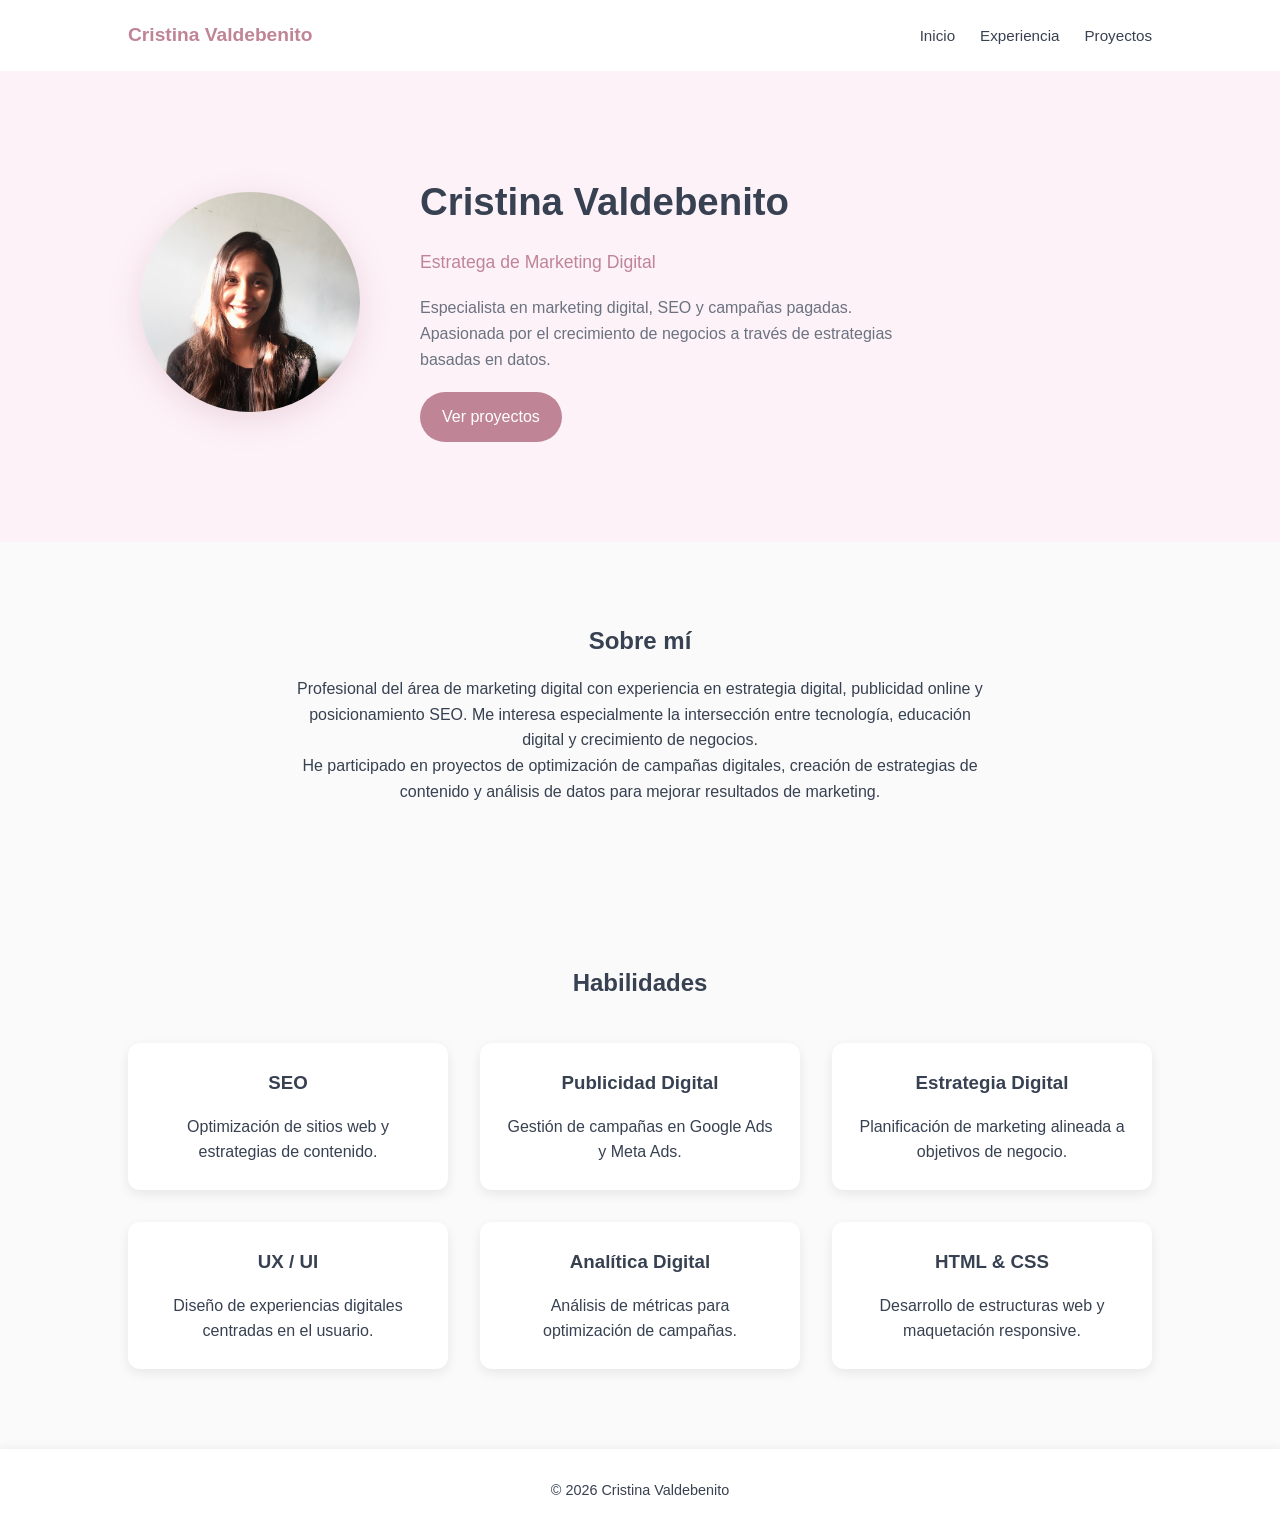
<file: index.html>
<!DOCTYPE html>
<html lang="es">

<head>

<meta charset="UTF-8">

<meta name="viewport" content="width=device-width, initial-scale=1.0">

<title>Cristina Valdebenito | CV Digital</title>

<link rel="stylesheet" href="css/style.css">

<link rel="icon" type="image/svg+xml" href="img/favicon.svg">

</head>

<body>

<header class="header">

<div class="logo">
<a href="index.html">Cristina Valdebenito</a>
</div>

<nav>

<ul class="nav-list">

<li><a href="index.html">Inicio</a></li>
<li><a href="pages/experiencia.html">Experiencia</a></li>
<li><a href="pages/proyectos.html">Proyectos</a></li>

</ul>

</nav>

</header>

<main>

<section class="hero">

<div class="hero-inner">

  <div class="hero-photo">
    <img src="img/crisval.jpg" alt="Foto de perfil de Cristina Valdebenito">
  </div>

  <div class="hero-text">

    <h1>Cristina Valdebenito</h1>

    <h2>Estratega de Marketing Digital</h2>

    <p>
    Especialista en marketing digital, SEO y campañas pagadas.
    Apasionada por el crecimiento de negocios a través de estrategias basadas en datos.
    </p>

    <a href="pages/proyectos.html" class="btn-primary">
    Ver proyectos
    </a>

  </div>

</div>

</section>

<section class="about">

<h2>Sobre mí</h2>

<p>
Profesional del área de marketing digital con experiencia en estrategia digital,
publicidad online y posicionamiento SEO. Me interesa especialmente la intersección
entre tecnología, educación digital y crecimiento de negocios.
</p>

<p>
He participado en proyectos de optimización de campañas digitales,
creación de estrategias de contenido y análisis de datos para mejorar
resultados de marketing.
</p>

</section>

<section class="skills">

<h2>Habilidades</h2>

<div class="skills-grid">

<article class="skill-card">

<h3>SEO</h3>

<p>Optimización de sitios web y estrategias de contenido.</p>

</article>

<article class="skill-card">

<h3>Publicidad Digital</h3>

<p>Gestión de campañas en Google Ads y Meta Ads.</p>

</article>

<article class="skill-card">

<h3>Estrategia Digital</h3>

<p>Planificación de marketing alineada a objetivos de negocio.</p>

</article>

<article class="skill-card">

<h3>UX / UI</h3>

<p>Diseño de experiencias digitales centradas en el usuario.</p>

</article>

<article class="skill-card">

<h3>Analítica Digital</h3>

<p>Análisis de métricas para optimización de campañas.</p>

</article>

<article class="skill-card">

<h3>HTML & CSS</h3>

<p>Desarrollo de estructuras web y maquetación responsive.</p>

</article>

</div>

</section>

</main>

<footer class="footer">

<p>© 2026 Cristina Valdebenito</p>

</footer>

</body>

</html>
</file>
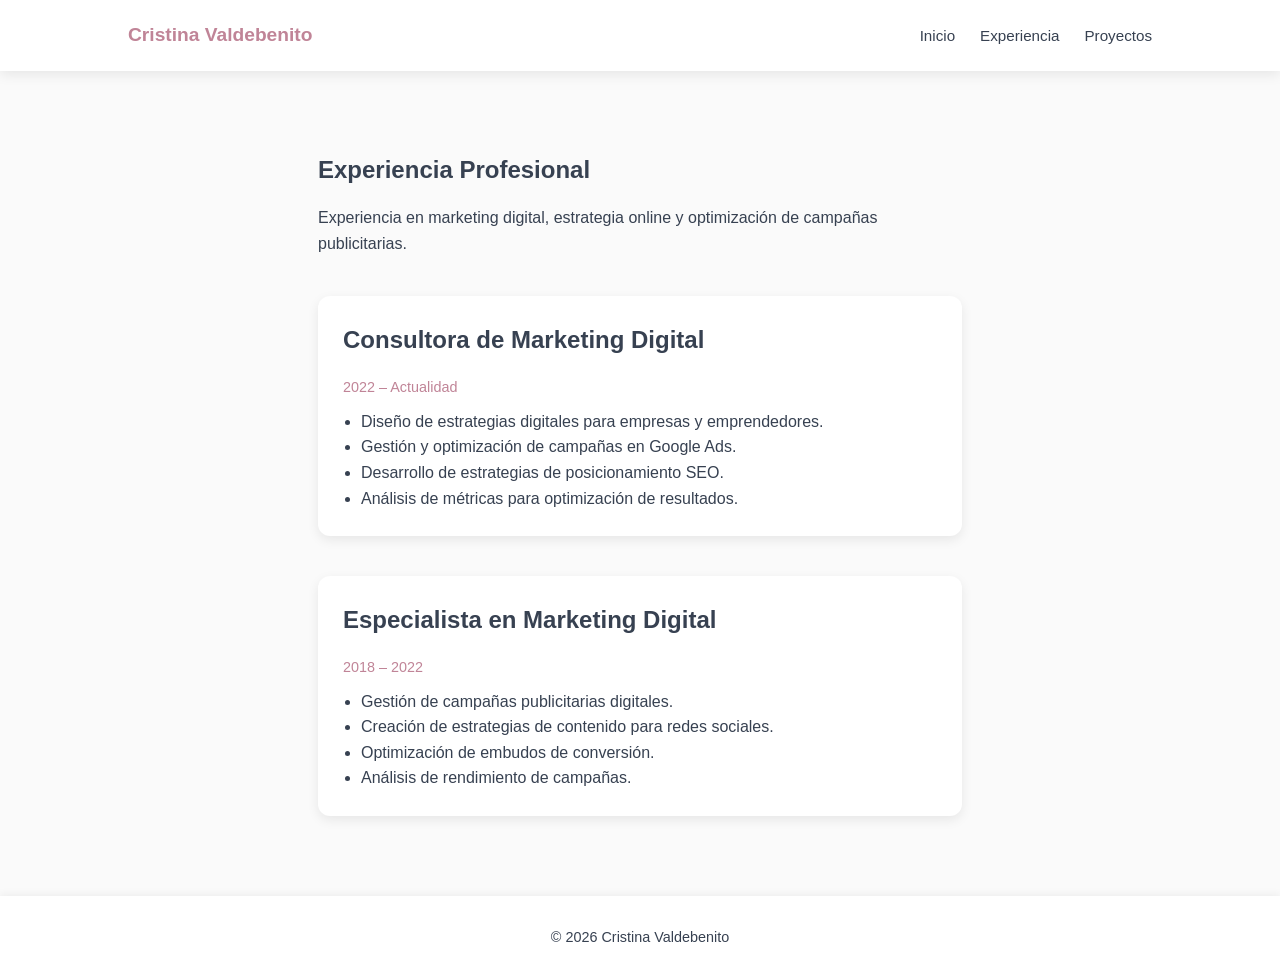
<file: pages/experiencia.html>
<!DOCTYPE html>
<html lang="es">

<head>

<meta charset="UTF-8">

<meta name="viewport" content="width=device-width, initial-scale=1.0">

<title>Experiencia | Cristina Valdebenito</title>

<link rel="stylesheet" href="../css/style.css">

<link rel="icon" type="image/svg+xml" href="../img/favicon.svg">

</head>

<body>

<header class="header">

<div class="logo">
<a href="index.html">Cristina Valdebenito</a>
</div>

<nav>

<ul class="nav-list">

<li><a href="index.html">Inicio</a></li>
<li><a href="experiencia.html">Experiencia</a></li>
<li><a href="proyectos.html">Proyectos</a></li>

</ul>

</nav>

</header>

<main>

<section class="experience">

<h1>Experiencia Profesional</h1>

<p>
Experiencia en marketing digital, estrategia online y optimización
de campañas publicitarias.
</p>

<article class="job">

<h2>Consultora de Marketing Digital</h2>

<p class="date">2022 – Actualidad</p>

<ul>

<li>Diseño de estrategias digitales para empresas y emprendedores.</li>

<li>Gestión y optimización de campañas en Google Ads.</li>

<li>Desarrollo de estrategias de posicionamiento SEO.</li>

<li>Análisis de métricas para optimización de resultados.</li>

</ul>

</article>

<article class="job">

<h2>Especialista en Marketing Digital</h2>

<p class="date">2018 – 2022</p>

<ul>

<li>Gestión de campañas publicitarias digitales.</li>

<li>Creación de estrategias de contenido para redes sociales.</li>

<li>Optimización de embudos de conversión.</li>

<li>Análisis de rendimiento de campañas.</li>

</ul>

</article>

</section>

</main>

<footer class="footer">

<p>© 2026 Cristina Valdebenito</p>

</footer>

</body>

</html>
</file>
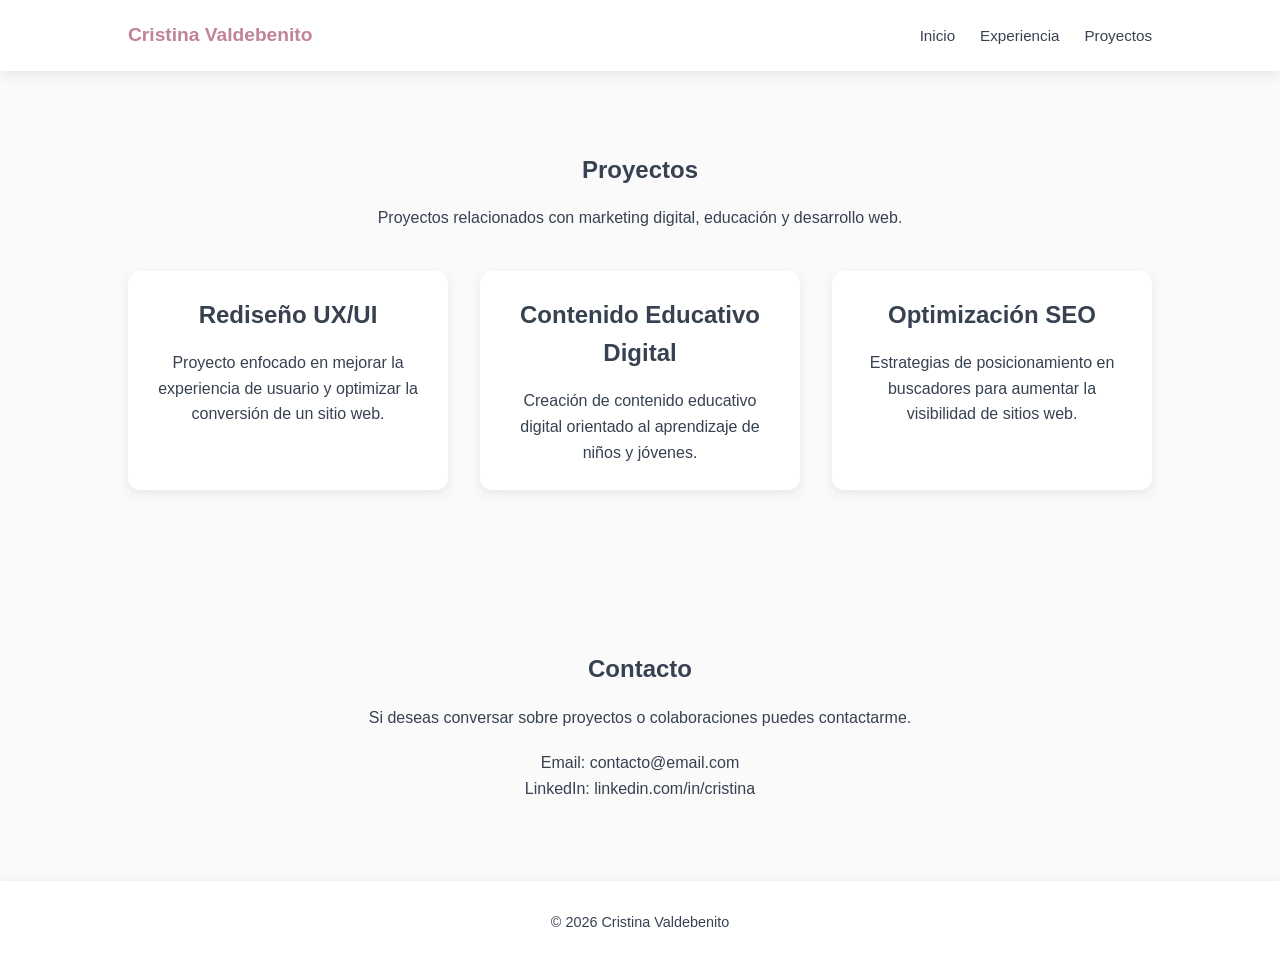
<file: pages/proyectos.html>
<!DOCTYPE html>
<html lang="es">

<head>

<meta charset="UTF-8">

<meta name="viewport" content="width=device-width, initial-scale=1.0">

<title>Proyectos | Cristina Valdebenito</title>

<link rel="stylesheet" href="../css/style.css">

<link rel="icon" type="image/svg+xml" href="../img/favicon.svg">

</head>

<body>

<header class="header">

<div class="logo">
<a href="index.html">Cristina Valdebenito</a>
</div>

<nav>

<ul class="nav-list">

<li><a href="index.html">Inicio</a></li>
<li><a href="experiencia.html">Experiencia</a></li>
<li><a href="proyectos.html">Proyectos</a></li>

</ul>

</nav>

</header>

<main>

<section class="projects">

<h1>Proyectos</h1>

<p>
Proyectos relacionados con marketing digital, educación
y desarrollo web.
</p>

<div class="projects-grid">

<article class="project-card">

<h2>Rediseño UX/UI</h2>

<p>
Proyecto enfocado en mejorar la experiencia de usuario
y optimizar la conversión de un sitio web.
</p>

</article>

<article class="project-card">

<h2>Contenido Educativo Digital</h2>

<p>
Creación de contenido educativo digital orientado
al aprendizaje de niños y jóvenes.
</p>

</article>

<article class="project-card">

<h2>Optimización SEO</h2>

<p>
Estrategias de posicionamiento en buscadores para
aumentar la visibilidad de sitios web.
</p>

</article>

</div>

</section>

<section class="contact">

<h2>Contacto</h2>

<p>
Si deseas conversar sobre proyectos o colaboraciones
puedes contactarme.
</p>

<ul>

<li>Email: contacto@email.com</li>

<li>LinkedIn: linkedin.com/in/cristina</li>

</ul>

</section>

</main>

<footer class="footer">

<p>© 2026 Cristina Valdebenito</p>

</footer>

</body>

</html>
</file>
<file: css/style.css>
* {
  margin: 0;
  padding: 0;
  box-sizing: border-box;
}

body {
  font-family: "Helvetica Neue", Arial, sans-serif;
  background: #fafafa;
  color: #374151;
  line-height: 1.6;
}

h1, h2, h3 {
  margin-bottom: 1rem;
}

section {
  padding: 80px 10%;
}

a {
  text-decoration: none;
}

.header {
  display: flex;
  justify-content: space-between;
  align-items: center;
  padding: 20px 10%;
  background: white;
  box-shadow: 0 4px 12px rgba(0, 0, 0, 0.08);
}
.header .logo a {
  font-weight: 600;
  color: #c08497;
  font-size: 1.2rem;
}
.header .nav-list {
  display: flex;
  gap: 25px;
  list-style: none;
}
.header .nav-list a {
  color: #374151;
  font-size: 0.95rem;
  transition: 0.3s;
}
.header .nav-list a:hover {
  color: #c08497;
}
@media (max-width: 768px) {
  .header {
    flex-direction: column;
    gap: 15px;
  }
}

.card,
.skill-card,
.project-card {
  background: white;
  padding: 25px;
  border-radius: 12px;
  box-shadow: 0 4px 12px rgba(0, 0, 0, 0.08);
  transition: all 0.3s ease;
}
.card:hover,
.skill-card:hover,
.project-card:hover {
  transform: translateY(-6px);
}

.btn-primary {
  display: inline-block;
  background: #c08497;
  color: white;
  padding: 12px 22px;
  border-radius: 30px;
  margin-top: 20px;
  transition: 0.3s;
}
.btn-primary:hover {
  background: #f9a8d4;
}

.card,
.skill-card,
.project-card {
  background: white;
  padding: 25px;
  border-radius: 12px;
  box-shadow: 0 4px 12px rgba(0, 0, 0, 0.08);
  transition: all 0.3s ease;
}
.card:hover,
.skill-card:hover,
.project-card:hover {
  transform: translateY(-6px);
}

.hero {
  padding: 100px 10%;
  background: #fdf2f8;
}
.hero .hero-inner {
  display: flex;
  align-items: center;
  gap: 60px;
  max-width: 1000px;
  margin: 0 auto;
}
.hero .hero-photo img {
  width: 220px;
  height: 220px;
  object-fit: cover;
  object-position: top;
  border-radius: 50%;
  box-shadow: 0 8px 30px rgba(192, 132, 151, 0.25);
  flex-shrink: 0;
}
.hero .hero-text h1 {
  font-size: 2.4rem;
}
.hero .hero-text h2 {
  color: #c08497;
  font-weight: 400;
  font-size: 1.1rem;
  margin-bottom: 1.2rem;
}
.hero .hero-text p {
  max-width: 480px;
  color: #6b7280;
}
@media (max-width: 768px) {
  .hero .hero-inner {
    flex-direction: column;
    text-align: center;
  }
  .hero .hero-text p {
    margin: 0 auto;
  }
}

.about {
  text-align: center;
}
.about p {
  max-width: 700px;
  margin: auto;
}

.skills {
  text-align: center;
}
.skills .skills-grid {
  display: grid;
  grid-template-columns: repeat(3, 1fr);
  gap: 2rem;
  margin-top: 40px;
}
@media (max-width: 768px) {
  .skills .skills-grid {
    grid-template-columns: 1fr;
  }
}

.experience {
  max-width: 900px;
  margin: auto;
}
.experience .job {
  margin-top: 40px;
  padding: 25px;
  background: white;
  border-radius: 12px;
  box-shadow: 0 4px 12px rgba(0, 0, 0, 0.08);
}
.experience .job .date {
  color: #c08497;
  font-size: 0.9rem;
  margin-bottom: 10px;
}
.experience .job ul {
  padding-left: 18px;
}

.projects {
  text-align: center;
}
.projects .projects-grid {
  display: grid;
  grid-template-columns: repeat(3, 1fr);
  gap: 2rem;
  margin-top: 40px;
}
@media (max-width: 768px) {
  .projects .projects-grid {
    grid-template-columns: 1fr;
  }
}

.contact {
  text-align: center;
}
.contact ul {
  list-style: none;
  margin-top: 20px;
}
.footer {
  text-align: center;
  padding: 30px 10%;
  background: white;
  box-shadow: 0 -2px 8px rgba(0, 0, 0, 0.05);
  color: #374151;
  font-size: 0.9rem;
}
/*# sourceMappingURL=main.css.map */
</file>
